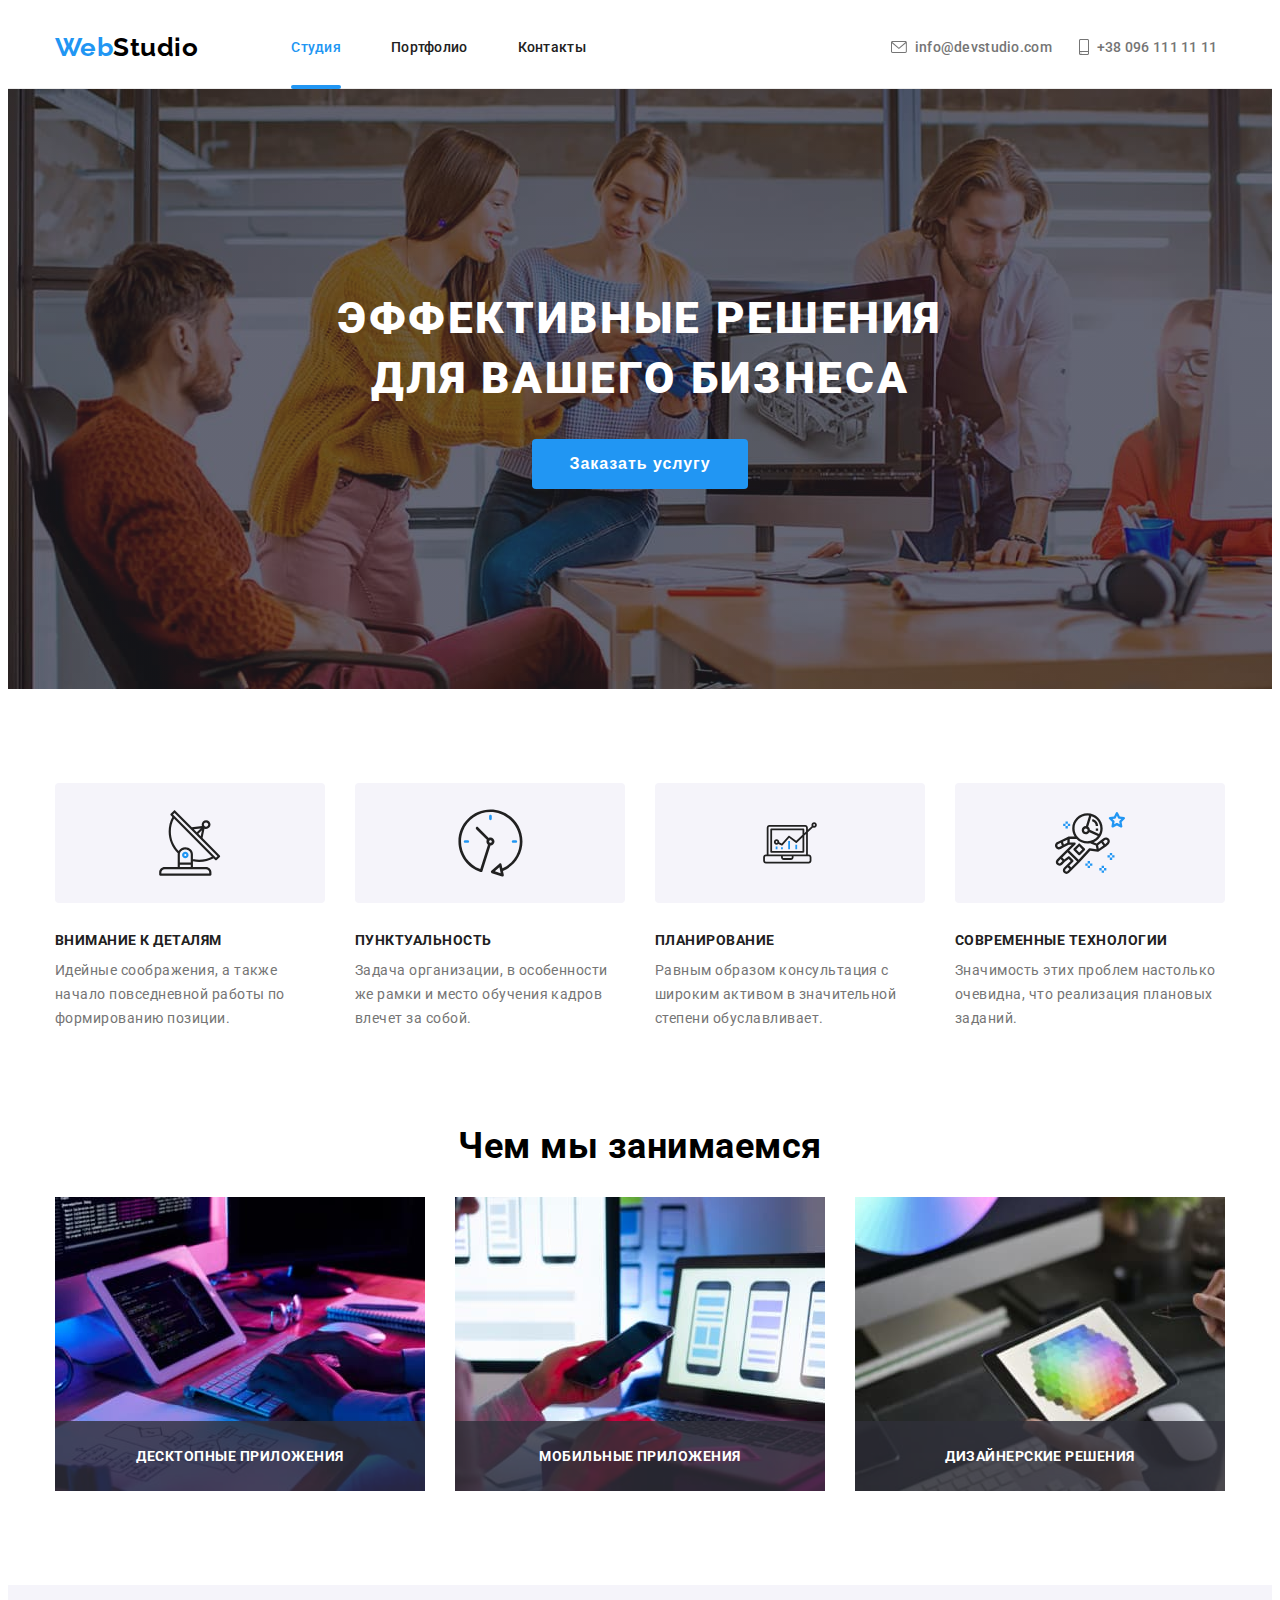
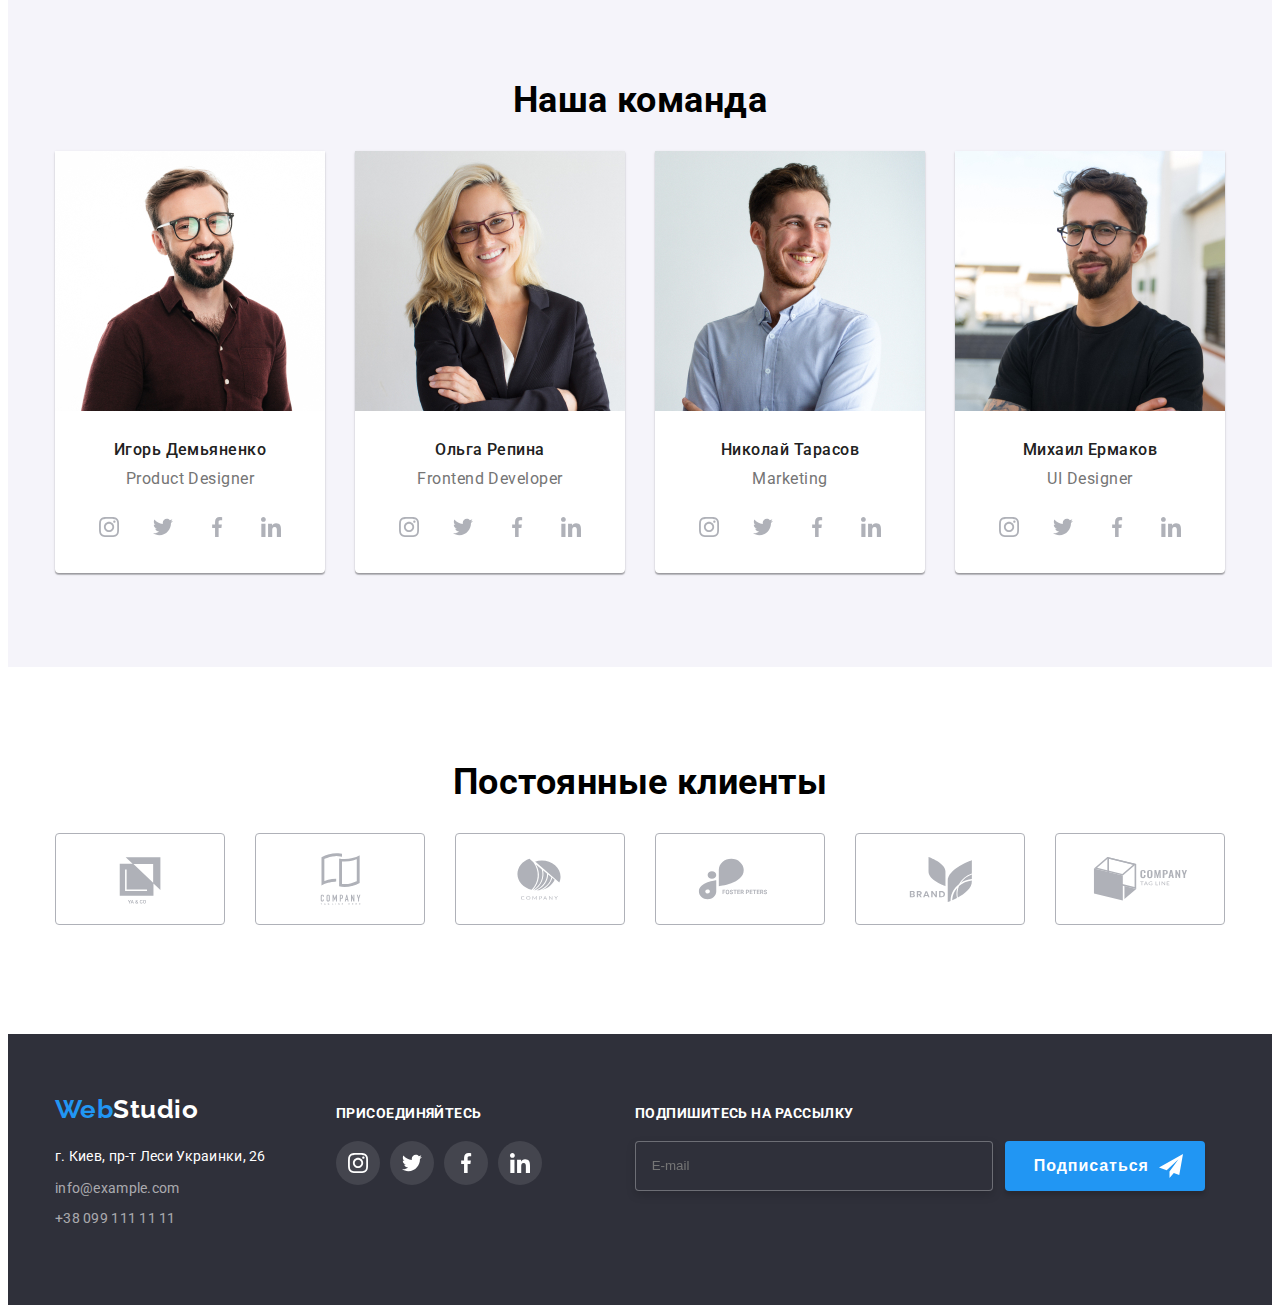
<file: index.html>
<!DOCTYPE html>
<html lang="ru">
  <head>
    <meta charset="UTF-8" />
    <meta name="viewport" content="width=device-width, initial-scale=1.0" />
    <title>WebStudio</title>
    <link
      rel="stylesheet"
      href="https://cdnjs.cloudflare.com/ajax/libs/modern-normalize/1.1.0/modern-normalize.min.css"
      integrity="sha512-wpPYUAdjBVSE4KJnH1VR1HeZfpl1ub8YT/NKx4PuQ5NmX2tKuGu6U/JRp5y+Y8XG2tV+wKQpNHVUX03MfMFn9Q=="
      crossorigin="anonymous"
      referrerpolicy="no-referrer"
    />
    <link rel="preconnect" href="https://fonts.googleapis.com" />
    <link rel="preconnect" href="https://fonts.gstatic.com" crossorigin />
    <link
      href="https://fonts.googleapis.com/css2?family=Raleway:wght@700&family=Roboto:wght@400;500;700;900&display=swap"
      rel="stylesheet"
    />
    <link rel="stylesheet" href="./css/main.min.css" />
  </head>
  <body>
    <!-- Шапка -->

    <header class="header">
      <div class="container">
        <div class="header__main-nav">
          <nav class="box-nav">
            <div>
              <a class="header__logo" href="./index.html"
                ><span class="header__web">Web</span>Studio</a
              >
            </div>
            <ul class="header-list">
              <li class="header__item--active">
                <a class="link header__underline" href="./index.html">Студия</a>
              </li>
              <li class="header__item">
                <a class="link" href="./portfolio.html">Портфолио</a>
              </li>
              <li class="header__item"><a class="link" href="">Контакты</a></li>
            </ul>
          </nav>

          <ul class="header-list-info">
            <li class="header__title header-mail">
              <a class="header__link-icon" href="mailto:info@devstudio.com">
                <svg class="header__icon-mail">
                  <use href="./images/icons.svg#icon-mail"></use>
                </svg>
                info@devstudio.com</a
              >
            </li>
            <li class="header__title">
              <a class="header__link-icon" href="tel:+380961111111">
                <svg class="header__icon-smartphone">
                  <use href="./images/icons.svg#icon-smartphone"></use>
                </svg>
                +38 096 111 11 11</a
              >
            </li>
          </ul>
          <button type="button" class="btn-mob-open">
            <svg width="40" height="40">
              <use href="./images/icons.svg#menu_40px"></use>
            </svg>
          </button>
        </div>

        <div class="mob-menu is-hidden">
          <div class="container-mob">
            <button type="button" class="btn-mobile-close">
              <svg class="icon-modal-mob" width="18.67" height="18.67">
                <use href="./images/close.svg#icon-close"></use>
              </svg>
            </button>

            <ul class="mob-list">
              <li class="mob-item">
                <a class="mob-link color" href="./index.html">Студия</a>
              </li>
              <li class="mob-item">
                <a class="mob-link" href="./portfolio.html">Портфолио</a>
              </li>
              <li class="mob-item"><a class="mob-link" href="">Контакты</a></li>
            </ul>

            <ul class="mobile-list">
              <li class="">
                <a class="mobile-tel" href="tel:+380961111111"
                  >+38 096 111 11 11</a
                >
              </li>
              <li class="">
                <a class="mobile-link" href="mailto:info@devstudio.com"
                  >info@devstudio.com</a
                >
              </li>
            </ul>

            <ul class="mob-social">
              <li class="social">
                <a class="social-link border" href="">Instagram</a>
              </li>
              <li class="social">
                <a class="social-link border" href="">Twitter</a>
              </li>
              <li class="social">
                <a class="social-link border" href="">Facebook</a>
              </li>
              <li class="social">
                <a class="social-link" href="">LinkedIn</a>
              </li>
            </ul>
          </div>
        </div>
      </div>
    </header>

    <!-- Основной контент -->

    <section class="hero">
      <h1 class="hero__title">Эффективные решения<br />для вашего бизнеса</h1>
      <button type="button" class="hero__button" data-modal-open>
        Заказать услугу
      </button>
    </section>

    <!-- Чем мы занимаемся -->
    <main>
      <section>
        <div class="container">
          <h2 class="visually-hidden">Чем занимаются в WebStudio</h2>
          <ul class="list-svg padding-list">
            <li class="list__heading">
              <div class="list__svg">
                <svg class="list__svg-antenna">
                  <use href="./images/icons.svg#icon-antenna-1"></use>
                </svg>
              </div>
              <h2 class="list__title">Внимание к деталям</h2>
              <p class="list__text">
                Идейные соображения, а также начало повседневной работы по
                формированию позиции.
              </p>
            </li>
            <li class="list__heading">
              <div class="list__svg">
                <svg class="list__svg-clock">
                  <use href="./images/icons.svg#icon-clock-1"></use>
                </svg>
              </div>
              <h2 class="list__title">Пунктуальность</h2>
              <p class="list__text">
                Задача организации, в особенности же рамки и место обучения
                кадров влечет за собой.
              </p>
            </li>
            <li class="list__heading">
              <div class="list__svg">
                <svg class="list__svg-diagram">
                  <use href="./images/icons.svg#icon-diagram-1"></use>
                </svg>
              </div>
              <h2 class="list__title">Планирование</h2>
              <p class="list__text">
                Равным образом консультация с широким активом в значительной
                степени обуславливает.
              </p>
            </li>
            <li class="list__heading">
              <div class="list__svg">
                <svg class="list__svg-astronaut">
                  <use href="./images/icons.svg#icon-astronaut-1"></use>
                </svg>
              </div>
              <h2 class="list__title">Современные технологии</h2>
              <p class="list__text">
                Значимость этих проблем настолько очевидна, что реализация
                плановых заданий.
              </p>
            </li>
          </ul>
        </div>

        <div class="container">
          <div class="hiden-container">
            <h2 class="photo__title">Чем мы занимаемся</h2>
            <ul class="list-photo padding-photo">
              <li class="photo__margin-img">
                <img src="./images/img1.jpg" alt="Разработка" width="370" />
                <div class="photo__img-info">
                  <h3 class="photo__info-img">Десктопные приложения</h3>
                </div>
              </li>
              <li class="photo__margin-img">
                <img src="./images/img2.jpg" alt="Анализ" width="370" />
                <div class="photo__img-info">
                  <h3 class="photo__info-img">Мобильные приложения</h3>
                </div>
              </li>
              <li class="photo__margin-img">
                <img src="./images/img3.jpg" alt="Дизайн" width="370" />
                <div class="photo__img-info">
                  <h3 class="photo__info-img">Дизайнерские решения</h3>
                </div>
              </li>
            </ul>
          </div>
        </div>
      </section>

      <!-- Наша команда -->

      <section class="padding-team">
        <div class="container">
          <h2 class="photo__title">Наша команда</h2>
          <ul class="list-team">
            <li class="pfoto-team">
              <picture>
                <source
                  srcset="
                    ./images/img-desk-1x.jpg 1x,
                    ./images/img-desk-2x.jpg 2x
                  "
                  media="(min-width: 1200px)"
                />

                <source
                  srcset="
                    ./images/img-tablet-1x.jpg 1x,
                    ./images/img-tablet-2x.jpg 2x
                  "
                  media="(min-width: 768px)"
                />

                <source
                  srcset="
                    ./images/team-mob-1x.jpg 1x,
                    ./images/team-mob-2x.jpg 2x
                  "
                  media="(min-width: 480px)"
                />

                <img src="./images/team1.jpg" alt="Член команды" />
              </picture>

              <h3 class="team-names">Игорь Демьяненко</h3>
              <p class="team-position" lang="en">Product Designer</p>
              <ul class="social-networks">
                <li class="box-social">
                  <a href="">
                    <svg class="icon">
                      <use href="./images/icons.svg#icon-instagram"></use>
                    </svg>
                  </a>
                </li>
                <li class="box-social">
                  <a href="">
                    <svg class="icon">
                      <use href="./images/icons.svg#icon-twitter"></use>
                    </svg>
                  </a>
                </li>
                <li class="box-social">
                  <a href="">
                    <svg class="icon">
                      <use href="./images/icons.svg#icon-facebook"></use>
                    </svg>
                  </a>
                </li>
                <li class="box-social">
                  <a href="">
                    <svg class="icon">
                      <use href="./images/icons.svg#icon-linkedin"></use>
                    </svg>
                  </a>
                </li>
              </ul>
            </li>
            <li class="pfoto-team">
              <picture>
                <source
                  srcset="./images/img-desk1.jpg 1x, ./images/img-desk2.jpg 2x"
                  media="(min-width: 1200px)"
                />

                <source
                  srcset="
                    ./images/img-tablet-1.jpg 1x,
                    ./images/img-tablet-2.jpg 2x
                  "
                  media="(min-width: 768px)"
                />

                <source
                  srcset="
                    ./images/img-desk-1.jpg 1x,
                    ./images/img-desk-2.jpg 2x
                  "
                  media="(min-width: 768px)"
                />

                <source
                  srcset="./images/img-mob-1.jpg 1x, ./images/img-mob-2.jpg 2x"
                  media="(min-width: 480px)"
                />

                <img src="./images/team2.jpg" alt="Член команды" />
              </picture>

              <h3 class="team-names">Ольга Репина</h3>
              <p class="team-position" lang="en">Frontend Developer</p>
              <ul class="social-networks">
                <li class="box-social">
                  <a href="">
                    <svg class="icon">
                      <use href="./images/icons.svg#icon-instagram"></use>
                    </svg>
                  </a>
                </li>
                <li class="box-social">
                  <a href="">
                    <svg class="icon">
                      <use href="./images/icons.svg#icon-twitter"></use>
                    </svg>
                  </a>
                </li>
                <li class="box-social">
                  <a href="">
                    <svg class="icon">
                      <use href="./images/icons.svg#icon-facebook"></use>
                    </svg>
                  </a>
                </li>
                <li class="box-social">
                  <a href="">
                    <svg class="icon">
                      <use href="./images/icons.svg#icon-linkedin"></use>
                    </svg>
                  </a>
                </li>
              </ul>
            </li>
            <li class="pfoto-team">
              <picture>
                <source
                  srcset="
                    ./images/index-desk-1.jpg 1x,
                    ./images/index-desk-2.jpg 2x
                  "
                  media="(min-width: 1200px)"
                />

                <source
                  srcset="
                    ./images/index-tablet-1.jpg 1x,
                    ./images/index-tablet-2.jpg 2x
                  "
                  media="(min-width: 768px)"
                />

                <source
                  srcset="
                    ./images/index-mob-1.jpg 1x,
                    ./images/index-mob-2.jpg 2x
                  "
                  media="(min-width: 480px)"
                />

                <img src="./images/team3.jpg" alt="Член команды" />
              </picture>

              <h3 class="team-names">Николай Тарасов</h3>
              <p class="team-position" lang="en">Marketing</p>
              <ul class="social-networks">
                <li class="box-social">
                  <a href="">
                    <svg class="icon">
                      <use href="./images/icons.svg#icon-instagram"></use>
                    </svg>
                  </a>
                </li>
                <li class="box-social">
                  <a href="">
                    <svg class="icon">
                      <use href="./images/icons.svg#icon-twitter"></use>
                    </svg>
                  </a>
                </li>
                <li class="box-social">
                  <a href="">
                    <svg class="icon">
                      <use href="./images/icons.svg#icon-facebook"></use>
                    </svg>
                  </a>
                </li>
                <li class="box-social">
                  <a href="">
                    <svg class="icon">
                      <use href="./images/icons.svg#icon-linkedin"></use>
                    </svg>
                  </a>
                </li>
              </ul>
            </li>
            <li class="pfoto-team">
              <picture>
                <source
                  srcset="
                    ./images/index-desk-1x.jpg 1x,
                    ./images/index-desk-2x.jpg 2x
                  "
                  media="(min-width: 1200px)"
                />

                <source
                  srcset="
                    ./images/index-tablet-1x.jpg 1x,
                    ./images/index-tablet-2x.jpg 2x
                  "
                  media="(min-width: 768px)"
                />

                <source
                  srcset="
                    ./images/index-mob-1x.jpg 1x,
                    ./images/index-mob-2x.jpg 2x
                  "
                  media="(min-width: 480px)"
                />

                <img src="./images/team4.jpg" alt="Член команды" />
              </picture>

              <h3 class="team-names">Михаил Ермаков</h3>
              <p class="team-position" lang="en">UI Designer</p>
              <ul class="social-networks">
                <li class="box-social">
                  <a href="">
                    <svg class="icon">
                      <use href="./images/icons.svg#icon-instagram"></use>
                    </svg>
                  </a>
                </li>
                <li class="box-social">
                  <a href="">
                    <svg class="icon">
                      <use href="./images/icons.svg#icon-twitter"></use>
                    </svg>
                  </a>
                </li>
                <li class="box-social">
                  <a href="">
                    <svg class="icon">
                      <use href="./images/icons.svg#icon-facebook"></use>
                    </svg>
                  </a>
                </li>
                <li class="box-social">
                  <a href="">
                    <svg class="icon">
                      <use href="./images/icons.svg#icon-linkedin"></use>
                    </svg>
                  </a>
                </li>
              </ul>
            </li>
          </ul>
        </div>
      </section>

      <section>
        <div class="company">
          <h2 class="title-company">Постоянные клиенты</h2>
          <ul class="list-company">
            <li class="box-company">
              <a href="">
                <svg class="svg-company">
                  <use href="./images/icons.svg#icon-Logo"></use>
                </svg>
              </a>
            </li>
            <li class="box-company">
              <a href="">
                <svg class="svg-company">
                  <use href="./images/icons.svg#icon-Logo-2"></use>
                </svg>
              </a>
            </li>
            <li class="box-company">
              <a href="">
                <svg class="svg-company">
                  <use href="./images/icons.svg#icon-Logo-3"></use>
                </svg>
              </a>
            </li>
            <li class="box-company">
              <a href="">
                <svg class="svg-company">
                  <use href="./images/icons.svg#icon-Logo-4"></use>
                </svg>
              </a>
            </li>
            <li class="box-company">
              <a href="">
                <svg class="svg-company">
                  <use href="./images/icons.svg#icon-Logo-5"></use>
                </svg>
              </a>
            </li>
            <li class="box-company">
              <a href="">
                <svg class="svg-company">
                  <use href="./images/icons.svg#icon-Logo-6"></use>
                </svg>
              </a>
            </li>
          </ul>
        </div>
      </section>
    </main>
    <footer class="footer">
      <div class="container">
        <div class="footer-box">
          <div class="footer-flex">
            <address class="list-info">
              <a class="header-logo-footer" href=""
                ><span class="header-web">Web</span>Studio</a
              >
              <ul class="list-footer">
                <li>
                  <a
                    class="link address"
                    href="https://goo.gl/maps/YxNXWKbfuBUjz3Hh7"
                    target="-_blank"
                    >г. Киев, пр-т Леси Украинки, 26</a
                  >
                </li>
                <li>
                  <a class="link info-mail" href="mailto:info@example.com"
                    >info@example.com</a
                  >
                </li>
                <li>
                  <a class="link info" href="tel:+380991111111"
                    >+38 099 111 11 11</a
                  >
                </li>
              </ul>
            </address>

            <div class="box-footer">
              <h3 class="title-footer">Присоединяйтесь</h3>
              <ul class="social-networks-footer">
                <li class="box-social-footer">
                  <a href="">
                    <svg class="icon-footer">
                      <use href="./images/icons.svg#icon-instagram"></use>
                    </svg>
                  </a>
                </li>
                <li class="box-social-footer">
                  <a href="">
                    <svg class="icon-footer">
                      <use href="./images/icons.svg#icon-twitter"></use>
                    </svg>
                  </a>
                </li>
                <li class="box-social-footer">
                  <a href="">
                    <svg class="icon-footer">
                      <use href="./images/icons.svg#icon-facebook"></use>
                    </svg>
                  </a>
                </li>
                <li class="box-social-footer">
                  <a href="">
                    <svg class="icon-footer">
                      <use href="./images/icons.svg#icon-linkedin"></use>
                    </svg>
                  </a>
                </li>
              </ul>
            </div>

            <form class="subscription-box">
              <label class="subscription"
                ><span>Подпишитесь на рассылку</span>
                <input
                  type="email"
                  class="subscription-input"
                  name="user-subscription"
                  placeholder="E-mail"
                />
              </label>

              <button type="submit" class="button-email">
                Подписаться
                <svg class="icon-subscription">
                  <use href="./images/symbol-defs.svg#icon-icon-send"></use>
                </svg>
              </button>
            </form>
          </div>
        </div>
      </div>
    </footer>

    <div class="backdrop is-hidden" data-modal>
      <div class="modal">
        <button type="button" class="modal-close" data-modal-close>
          <svg class="icon-modal">
            <use href="./images/close.svg#icon-close"></use>
          </svg>
        </button>

        <p class="modal-title">Оставьте свои данные, мы вам перезвоним</p>

        <form action="#">
          <label class="input-text"
            >Имя

            <input
              type="text"
              class="form-input"
              name="user-name"
              title="Роман"
              required
              minlength="3"
            />

            <svg class="input-icon" width="12" height="12">
              <use href="./images/symbol-defs.svg#icon-Vector"></use>
            </svg>
          </label>

          <label class="input-text"
            >Телефон

            <input
              type="tel"
              class="form-input"
              name="user-tel"
              title="+380 97-111-11-11"
              required
            />

            <svg class="input-icon" width="13" height="13">
              <use href="./images/symbol-defs.svg#icon-Vector-1"></use>
            </svg>
          </label>

          <label class="input-text"
            >Почта

            <input
              type="email"
              class="form-input"
              name="user-email"
              title="goit@gmail.com"
              required
            />

            <svg class="input-icon" width="15" height="12">
              <use href="./images/symbol-defs.svg#icon-Vector-2"></use>
            </svg>
          </label>

          <label class="input-text comment"
            >Комментарий
            <textarea
              class="form-text"
              name="user-text"
              placeholder="Введите текст"
            ></textarea>
          </label>

          <div class="form-field">
            <input
              type="checkbox"
              name="policy"
              class="policy-check visually-hidden"
              id="checkbox"
            />
            <label class="text-checbox" for="checkbox">
              <span class="checkbox-icon">
                <svg class="policy-icon" width="16" height="15">
                  <use href="./images/icons.svg#icon-Vector"></use>
                </svg>
              </span>
              Соглашаюсь с рассылкой и принимаю<span class="checbox-text"
                >Условия договора</span
              >
            </label>
          </div>

          <button class="modal-button" type="submit">Отправить</button>
        </form>
      </div>
    </div>

    <script src="./js/modal.js"></script>
    <script src="./js/menu.js"></script>
  </body>
</html>
</file>
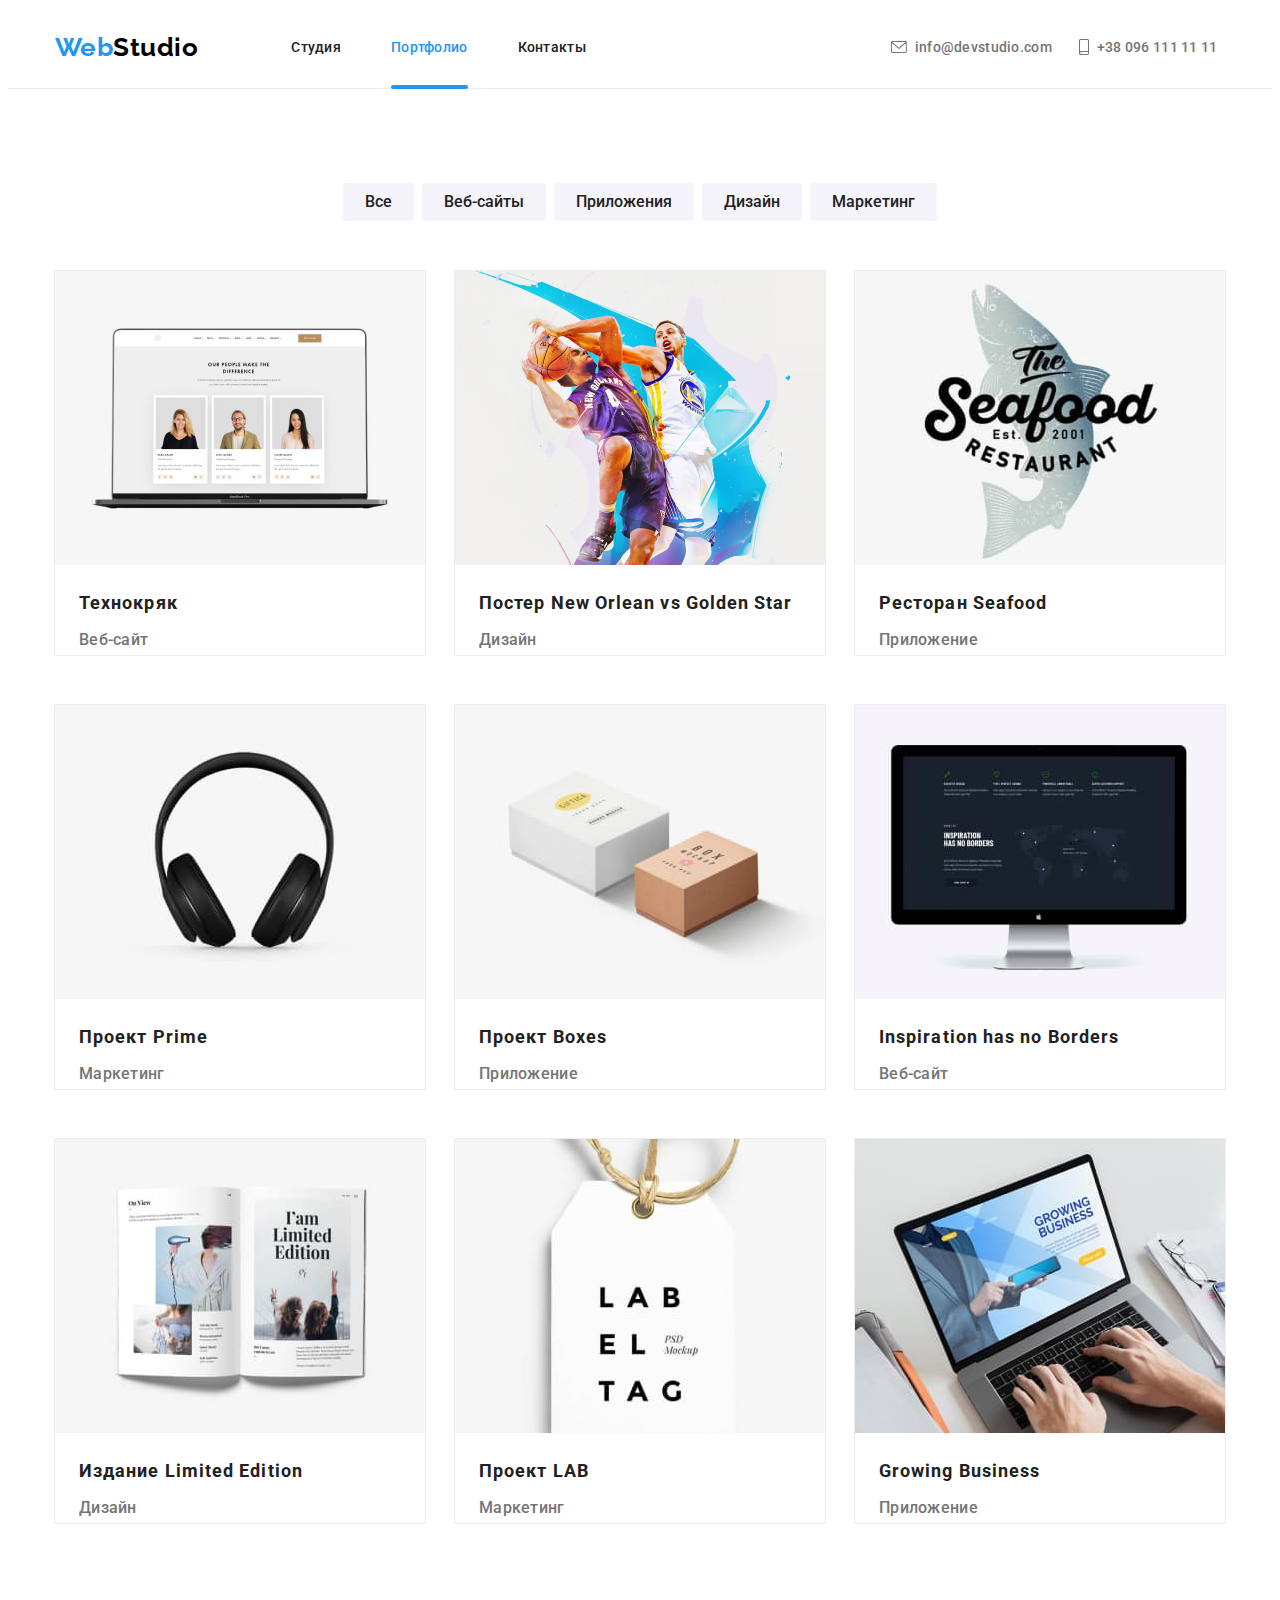
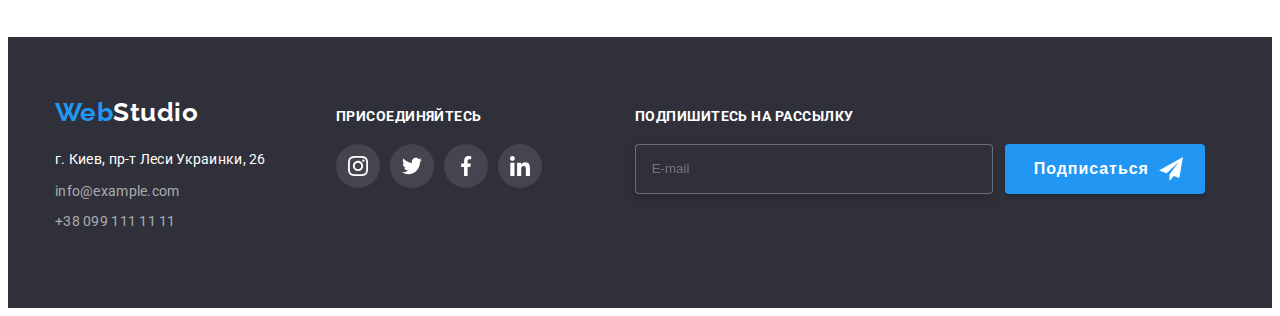
<file: portfolio.html>
<!DOCTYPE html>
<html lang="ru">
  <head>
    <meta charset="UTF-8" />
    <meta name="viewport" content="width=device-width, initial-scale=1.0" />
    <title>WebStudio</title>
    <link
      rel="stylesheet"
      href="https://cdnjs.cloudflare.com/ajax/libs/modern-normalize/1.1.0/modern-normalize.min.css"
      integrity="sha512-wpPYUAdjBVSE4KJnH1VR1HeZfpl1ub8YT/NKx4PuQ5NmX2tKuGu6U/JRp5y+Y8XG2tV+wKQpNHVUX03MfMFn9Q=="
      crossorigin="anonymous"
      referrerpolicy="no-referrer"
    />
    <link rel="preconnect" href="https://fonts.googleapis.com" />
    <link rel="preconnect" href="https://fonts.gstatic.com" crossorigin />
    <link
      href="https://fonts.googleapis.com/css2?family=Raleway:wght@700&family=Roboto:wght@400;500;700;900&display=swap"
      rel="stylesheet"
    />
    <link rel="stylesheet" href="./css/main.min.css" />
  </head>

  <body>
    <!-- Шапка -->
    <header class="header">
      <div class="container">
        <div class="header__main-nav">
          <nav class="box-nav">
            <div>
              <a class="header__logo" href="./index.html"
                ><span class="header__web">Web</span>Studio</a
              >
            </div>
            <ul class="header-list">
              <li class="header__item">
                <a class="link" href="./index.html">Студия</a>
              </li>
              <li class="header__item--active">
                <a class="link header__underline" href="./portfolio.html"
                  >Портфолио</a
                >
              </li>
              <li class="header__item">
                <a class="link" href="#contacts">Контакты</a>
              </li>
            </ul>
          </nav>

          <ul class="header-list-info">
            <li class="header__title header-mail">
              <a class="header__link-icon" href="mailto:info@devstudio.com">
                <svg class="header__icon-mail">
                  <use href="./images/icons.svg#icon-mail"></use>
                </svg>
                info@devstudio.com</a
              >
            </li>
            <li class="header__title">
              <a class="header__link-icon" href="tel:+380961111111">
                <svg class="header__icon-smartphone">
                  <use href="./images/icons.svg#icon-smartphone"></use>
                </svg>
                +38 096 111 11 11</a
              >
            </li>
          </ul>
          <button type="button" class="btn-mob-open">
            <svg width="40" height="40">
              <use href="./images/icons.svg#menu_40px"></use>
            </svg>
          </button>
        </div>

        <div class="mob-menu is-hidden">
          <div class="container-mob">
            <button type="button" class="btn-mobile-close">
              <svg class="icon-modal-mob" width="18.67" height="18.67">
                <use href="./images/close.svg#icon-close"></use>
              </svg>
            </button>

            <ul class="mob-list">
              <li class="mob-item">
                <a class="mob-link" href="./index.html">Студия</a>
              </li>
              <li class="mob-item">
                <a class="mob-link color" href="./portfolio.html">Портфолио</a>
              </li>
              <li class="mob-item"><a class="mob-link" href="">Контакты</a></li>
            </ul>

            <ul class="mobile-list">
              <li class="">
                <a class="mobile-tel" href="tel:+380961111111"
                  >+38 096 111 11 11</a
                >
              </li>
              <li class="">
                <a class="mobile-link" href="mailto:info@devstudio.com"
                  >info@devstudio.com</a
                >
              </li>
            </ul>

            <ul class="mob-social">
              <li class="social">
                <a class="social-link border" href="">Instagram</a>
              </li>
              <li class="social">
                <a class="social-link border" href="">Twitter</a>
              </li>
              <li class="social">
                <a class="social-link border" href="">Facebook</a>
              </li>
              <li class="social">
                <a class="social-link" href="">LinkedIn</a>
              </li>
            </ul>
          </div>
        </div>
      </div>
    </header>

    <!--                                 Навигация -->
    <main>
      <section>
        <div class="container">
          <ul class="list list-btn">
            <li class="btn">
              <button class="button" type="button">Все</button>
            </li>
            <li class="btn">
              <button class="button" type="button">Веб-сайты</button>
            </li>
            <li class="btn">
              <button class="button" type="button">Приложения</button>
            </li>
            <li class="btn">
              <button class="button" type="button">Дизайн</button>
            </li>
            <li class="btn">
              <button class="button" type="button">Маркетинг</button>
            </li>
          </ul>
        </div>
      </section>
      <!--                            Основной контент -->
      <section>
        <div class="container box-poetfolio">
          <ul class="list portfolio">
            <li class="list-portfolio">
              <a class="link link-box" href="">
                <div class="item-wrap">
                  <picture>
                    <source
                      srcset="
                        ./images/img-portfolio/website-desktop-1x.jpg 1x,
                        ./images/img-portfolio/website-desktop-2x.jpg 2x
                      "
                      media="(min-width: 1200px)"
                    />

                    <source
                      srcset="
                        ./images/img-portfolio/website-tablet-1x.jpg 1x,
                        ./images/img-portfolio/website-tablet-2x.jpg 2x
                      "
                      media="(min-width: 768px)"
                    />

                    <source
                      srcset="
                        ./images/img-portfolio/website-1x.jpg 1x,
                        ./images/img-portfolio/website2x.jpg  2x
                      "
                      media="(min-width: 480px)"
                    />

                    <img
                      src="./images/portfolio1.jpg"
                      alt="Фото работников студии"
                    />
                  </picture>
                  <p class="img-text">
                    Технокряк это современная площадка распространения
                    коронавируса. Компании используют эту платформу для
                    цифрового шпионажа и атак на защищённые сервера конкурентов.
                  </p>
                </div>
                <p class="portfolio-title">Технокряк</p>
                <p class="portfolio-text">Веб-сайт</p>
              </a>
            </li>
            <li class="list-portfolio">
              <a class="link link-box" href="">
                <div class="item-wrap">
                  <picture>
                    <source
                      srcset="
                        ./images/img-portfolio/img-desk-1.jpg 1x,
                        ./images/img-portfolio/desk-2x.jpg    2x
                      "
                      media="(min-width: 1200px)"
                    />

                    <source
                      srcset="
                        ./images/img-portfolio/tablet-1x.jpg 1x,
                        ./images/img-portfolio/tablet-2x.jpg 2x
                      "
                      media="(min-width: 768px)"
                    />

                    <source
                      srcset="
                        ./images/img-portfolio/mob-1x.jpg 1x,
                        ./images/img-portfolio/mob-2x.jpg 2x
                      "
                      media="(min-width: 480px)"
                    />

                    <img
                      src="./images/portfolio2.jpg"
                      alt="Баскетболисты играют"
                    />
                  </picture>
                  <p class="img-text">
                    Технокряк это современная площадка распространения
                    коронавируса. Компании используют эту платформу для
                    цифрового шпионажа и атак на защищённые сервера конкурентов.
                  </p>
                </div>
                <p class="portfolio-title">Постер New Orlean vs Golden Star</p>
                <p class="portfolio-text">Дизайн</p>
              </a>
            </li>
            <li class="list-portfolio">
              <a class="link link-box" href="">
                <div class="item-wrap">
                  <picture>
                    <source
                      srcset="
                        ./images/img-portfolio/seafood-desk-1x.jpg 1x,
                        ./images/img-portfolio/seafood-desk-2x.jpg 2x
                      "
                      media="(min-width: 1200px)"
                    />

                    <source
                      srcset="
                        ./images/img-portfolio/seafood-tablet-1x.jpg 1x,
                        ./images/img-portfolio/seafood-tablet-2x.jpg 2x
                      "
                      media="(min-width: 768px)"
                    />

                    <source
                      srcset="
                        ./images/img-portfolio/seafood-mob-1x.jpg 1x,
                        ./images/img-portfolio/seafood-mob-2x.jpg 2x
                      "
                      media="(min-width: 480px)"
                    />

                    <img
                      src="./images/portfolio3.jpg"
                      alt="Логотип ресторана"
                    />
                  </picture>
                  <p class="img-text">
                    Технокряк это современная площадка распространения
                    коронавируса. Компании используют эту платформу для
                    цифрового шпионажа и атак на защищённые сервера конкурентов.
                  </p>
                </div>
                <p class="portfolio-title">Ресторан Seafood</p>
                <p class="portfolio-text">Приложение</p>
              </a>
            </li>
            <li class="list-portfolio">
              <a class="link link-box" href="">
                <div class="item-wrap">
                  <picture>
                    <source
                      srcset="
                        ./images/img-portfolio/prime-desk-1x.jpg 1x,
                        ./images/img-portfolio/prime-desk-2x.jpg 2x
                      "
                      media="(min-width: 1200px)"
                    />

                    <source
                      srcset="
                        ./images/img-portfolio/prime-tablet-1x.jpg 1x,
                        ./images/img-portfolio/prime-tablet-2x.jpg 2x
                      "
                      media="(min-width: 768px)"
                    />

                    <source
                      srcset="
                        ./images/img-portfolio/prime-mob-1x.jpg 1x,
                        ./images/img-portfolio/prime-mob-2x.jpg 2x
                      "
                      media="(min-width: 480px)"
                    />

                    <img
                      src="./images/portfolio4.jpg"
                      alt="Студийные наушники"
                    />
                  </picture>
                  <p class="img-text">
                    Технокряк это современная площадка распространения
                    коронавируса. Компании используют эту платформу для
                    цифрового шпионажа и атак на защищённые сервера конкурентов.
                  </p>
                </div>
                <p class="portfolio-title">Проект Prime</p>
                <p class="portfolio-text">Маркетинг</p>
              </a>
            </li>
            <li class="list-portfolio">
              <a class="link link-box" href="">
                <div class="item-wrap">
                  <picture>
                    <source
                      srcset="
                        ./images/img-portfolio/box-desk-1x.jpg 1x,
                        ./images/img-portfolio/box-desk-2x.jpg 2x
                      "
                      media="(min-width: 1200px)"
                    />

                    <source
                      srcset="
                        ./images/img-portfolio/box-tablet-1x.jpg 1x,
                        ./images/img-portfolio/box-tablet-2x.jpg 2x
                      "
                      media="(min-width: 768px)"
                    />

                    <source
                      srcset="
                        ./images/img-portfolio/box-mob-1x.jpg 1x,
                        ./images/img-portfolio/box-mob-2x.jpg 2x
                      "
                      media="(min-width: 480px)"
                    />

                    <img src="./images/portfolio5.jpg" alt="Две коробки" />
                  </picture>
                  <p class="img-text">
                    Технокряк это современная площадка распространения
                    коронавируса. Компании используют эту платформу для
                    цифрового шпионажа и атак на защищённые сервера конкурентов.
                  </p>
                </div>
                <p class="portfolio-title">Проект Boxes</p>
                <p class="portfolio-text">Приложение</p>
              </a>
            </li>
            <li class="list-portfolio">
              <a class="link link-box" href="">
                <div class="item-wrap">
                  <picture>
                    <source
                      srcset="
                        ./images/img-portfolio/borders-desk-1x.jpg 1x,
                        ./images/img-portfolio/borders-desk-2x.jpg 2x
                      "
                      media="(min-width: 1200px)"
                    />

                    <source
                      srcset="
                        ./images/img-portfolio/borders-tablet-1x.jpg 1x,
                        ./images/img-portfolio/borders-tablet-2x.jpg 2x
                      "
                      media="(min-width: 768px)"
                    />

                    <source
                      srcset="
                        ./images/img-portfolio/borders-mob-1x.jpg 1x,
                        ./images/img-portfolio/borders-mob-2x.jpg 2x
                      "
                      media="(min-width: 480px)"
                    />

                    <img src="./images/portfolio6.jpg" alt="Дисплей монитора" />
                  </picture>
                  <p class="img-text">
                    Технокряк это современная площадка распространения
                    коронавируса. Компании используют эту платформу для
                    цифрового шпионажа и атак на защищённые сервера конкурентов.
                  </p>
                </div>
                <p class="portfolio-title">Inspiration has no Borders</p>
                <p class="portfolio-text">Веб-сайт</p>
              </a>
            </li>
            <li class="list-portfolio">
              <a class="link link-box" href="">
                <div class="item-wrap">
                  <picture>
                    <source
                      srcset="
                        ./images/img-portfolio/limited-desk-1x.jpg 1x,
                        ./images/img-portfolio/limited-desk-2x.jpg 2x
                      "
                      media="(min-width: 1200px)"
                    />

                    <source
                      srcset="
                        ./images/img-portfolio/limited-tablet-1x.jpg 1x,
                        ./images/img-portfolio/limited-tablet-2x.jpg 2x
                      "
                      media="(min-width: 768px)"
                    />

                    <source
                      srcset="
                        ./images/img-portfolio/prime-mob-1x.jpg 1x,
                        ./images/img-portfolio/prime-mob-2x.jpg 2x
                      "
                      media="(min-width: 480px)"
                    />

                    <img src="./images/portfolio7.jpg" alt="Открытая книга" />
                  </picture>
                  <p class="img-text">
                    Технокряк это современная площадка распространения
                    коронавируса. Компании используют эту платформу для
                    цифрового шпионажа и атак на защищённые сервера конкурентов.
                  </p>
                </div>
                <p class="portfolio-title">Издание Limited Edition</p>
                <p class="portfolio-text">Дизайн</p>
              </a>
            </li>
            <li class="list-portfolio">
              <a class="link link-box" href="">
                <div class="item-wrap">
                  <picture>
                    <source
                      srcset="
                        ./images/img-portfolio/lab-desk-1x.jpg 1x,
                        ./images/img-portfolio/lab-desk-2x.jpg 2x
                      "
                      media="(min-width: 1200px)"
                    />

                    <source
                      srcset="
                        ./images/img-portfolio/lab-tablet-1x.jpg 1x,
                        ./images/img-portfolio/lab-tablet-2x.jpg 2x
                      "
                      media="(min-width: 768px)"
                    />

                    <source
                      srcset="
                        ./images/img-portfolio/lab-mob-1x.jpg 1x,
                        ./images/img-portfolio/lab-mob-2x.jpg 2x
                      "
                      media="(min-width: 480px)"
                    />

                    <img src="./images/portfolio8.jpg" alt="Лейбл на нитке" />
                  </picture>
                  <p class="img-text">
                    Технокряк это современная площадка распространения
                    коронавируса. Компании используют эту платформу для
                    цифрового шпионажа и атак на защищённые сервера конкурентов.
                  </p>
                </div>
                <p class="portfolio-title">Проект LAB</p>
                <p class="portfolio-text">Маркетинг</p>
              </a>
            </li>
            <li class="list-portfolio">
              <a class="link link-box" href="">
                <div class="item-wrap">
                  <picture>
                    <source
                      srcset="
                        ./images/img-portfolio/growing-desk-1x.jpg 1x,
                        ./images/img-portfolio/growing-desk-2x.jpg 2x
                      "
                      media="(min-width: 1200px)"
                    />

                    <source
                      srcset="
                        ./images/img-portfolio/growing-tablet-1x.jpg 1x,
                        ./images/img-portfolio/growing-tablet-2x.jpg 2x
                      "
                      media="(min-width: 768px)"
                    />

                    <source
                      srcset="
                        ./images/img-portfolio/growing-mob-1x.jpg 1x,
                        ./images/img-portfolio/growing-mob-2x.jpg 2x
                      "
                      media="(min-width: 480px)"
                    />

                    <img src="./images/portfolio9.jpg" alt="Открытый ноутбук" />
                  </picture>
                  <p class="img-text">
                    Технокряк это современная площадка распространения
                    коронавируса. Компании используют эту платформу для
                    цифрового шпионажа и атак на защищённые сервера конкурентов.
                  </p>
                </div>
                <p class="portfolio-title">Growing Business</p>
                <p class="portfolio-text">Приложение</p>
              </a>
            </li>
          </ul>
        </div>
      </section>
    </main>

    <!--                                        Подвал -->
    <footer class="footer" id="contacts">
      <div class="container">
        <div class="footer-box">
          <div class="footer-flex">
            <address class="list-info">
              <a class="header-logo-footer" href=""
                ><span class="header-web">Web</span>Studio</a
              >
              <ul class="list-footer">
                <li>
                  <a
                    class="link address"
                    href="https://goo.gl/maps/YxNXWKbfuBUjz3Hh7"
                    target="-_blank"
                    >г. Киев, пр-т Леси Украинки, 26</a
                  >
                </li>
                <li>
                  <a class="link info-mail" href="mailto:info@example.com"
                    >info@example.com</a
                  >
                </li>
                <li>
                  <a class="link info" href="tel:+380991111111"
                    >+38 099 111 11 11</a
                  >
                </li>
              </ul>
            </address>

            <div class="box-footer">
              <h3 class="title-footer">Присоединяйтесь</h3>
              <ul class="social-networks-footer">
                <li class="box-social-footer">
                  <a href="">
                    <svg class="icon-footer">
                      <use href="./images/icons.svg#icon-instagram"></use>
                    </svg>
                  </a>
                </li>
                <li class="box-social-footer">
                  <a href="">
                    <svg class="icon-footer">
                      <use href="./images/icons.svg#icon-twitter"></use>
                    </svg>
                  </a>
                </li>
                <li class="box-social-footer">
                  <a href="">
                    <svg class="icon-footer">
                      <use href="./images/icons.svg#icon-facebook"></use>
                    </svg>
                  </a>
                </li>
                <li class="box-social-footer">
                  <a href="">
                    <svg class="icon-footer">
                      <use href="./images/icons.svg#icon-linkedin"></use>
                    </svg>
                  </a>
                </li>
              </ul>
            </div>

            <form class="subscription-box">
              <label class="subscription"
                ><span>Подпишитесь на рассылку</span>
                <input
                  type="email"
                  class="subscription-input"
                  name="user-subscription"
                  placeholder="E-mail"
                />
              </label>

              <button type="submit" class="button-email">
                Подписаться
                <svg class="icon-subscription">
                  <use href="./images/symbol-defs.svg#icon-icon-send"></use>
                </svg>
              </button>
            </form>
          </div>
        </div>
      </div>
    </footer>
    <script src="./js/modal.js"></script>
    <script src="./js/menu.js"></script>
  </body>
</html>
</file>
<file: css/main.min.css>
html{-webkit-box-sizing:border-box;box-sizing:border-box}*,*::before,*::after{-webkit-box-sizing:inherit;box-sizing:inherit}body{font-family:Roboto,sans-serif;background-color:#fff;letter-spacing:.03em}.container{width:100%;padding:0 15px;margin:0 auto}@media screen and (min-width: 480px){.container{width:480px}}@media screen and (min-width: 768px){.container{width:768px}}@media screen and (min-width: 1200px){.container{width:1200px}}p,ul,h1,h2,h3,h4,h5,h6{margin:0;padding-left:0}img{display:block;width:100%;height:auto}.list{list-style:none}.link{text-decoration:none}:root{--primary-body-color: #ffffff;--primary-color-title: #212121;--primary-color-paragraph: #757575;--color-link: #2196f3;--hero-button-hover: #188ce8;--footer-hero-background-color: #2f303a;--button-background-color: #f5f4fa;--header-logo: black;--header-web: #2196f3;--background-our-team: #f5f4fa;--color-icon-header: #757575;--background-color-text-img: rgba(33, 150, 243, 0.9);--background-color: var(--primary-body-color)}.visually-hidden{position:fixed;-webkit-transform:scale(0);transform:scale(0)}.header__main-nav{display:-webkit-box;display:-ms-flexbox;display:flex;-webkit-box-align:center;-ms-flex-align:center;align-items:center}@media screen and (min-width: 768px){.header__main-nav{height:80px;padding-top:21px;padding-bottom:21px}}@media screen and (min-width: 1200px){.header__main-nav{padding-bottom:25px;height:80px;padding-top:24px}}.box-nav{display:-webkit-box;display:-ms-flexbox;display:flex;-webkit-box-align:center;-ms-flex-align:center;align-items:center}.btn-mob{border:1px #000 solid;padding:0px;max-width:40px;height:40px;background-color:#fff}.header{border-bottom:1px solid #ececec}.header-list{-webkit-box-pack:center;-ms-flex-pack:center;justify-content:center;display:none;-ms-flex-wrap:wrap;flex-wrap:wrap;-webkit-box-pack:start;-ms-flex-pack:start;justify-content:flex-start}@media screen and (min-width: 768px){.header-list{height:38px;display:-webkit-box;display:-ms-flexbox;display:flex;list-style:none;-webkit-box-pack:end;-ms-flex-pack:end;justify-content:flex-end;-webkit-box-align:center;-ms-flex-align:center;align-items:center;-ms-flex-wrap:nowrap;flex-wrap:nowrap;margin-right:88px}}@media screen and (min-width: 1200px){.header-list{margin-right:305px}}@media screen and (min-width: 768px){.header-list-info{width:138px}}@media screen and (min-width: 1200px){.header-list-info{display:-webkit-box;display:-ms-flexbox;display:flex;width:auto;-webkit-box-align:center;-ms-flex-align:center;align-items:center;margin-right:0px}}.header__web{color:var(--header-web)}.header__logo{font-size:24px;line-height:1.16;text-decoration:none;color:var(--header-logo);font-family:Raleway,sans-serif;font-weight:700;margin-right:auto;display:inline-block}@media screen and (min-width: 768px){.header__logo{margin-right:85px}}@media screen and (min-width: 1200px){.header__logo{margin-right:93px;font-size:26px;line-height:1.19;display:block}}.header__icon-mail{width:16px;height:12px;margin-right:8px;fill:currentColor}.header__icon-smartphone{width:10px;height:16px;margin-right:8px;fill:currentColor}.link{color:var(--primary-color-title);font-weight:500;font-size:14px;line-height:1.14;letter-spacing:.02em;display:block;position:relative}.header__underline::after{content:"";display:block;width:100%;height:4px;background-color:var(--color-link);border-radius:2px;position:absolute;top:45px}@media screen and (min-width: 1200px){.header__underline::after{top:45px}}.header__link-icon{color:var(--color-icon-header);font-weight:500;font-size:14px;line-height:1.14;letter-spacing:.02em;display:inline-block;text-decoration:none;display:-webkit-box;display:-ms-flexbox;display:flex;-webkit-box-align:center;-ms-flex-align:center;align-items:center;-webkit-transition:color 250ms cubic-bezier(0.4, 0, 0.2, 1);transition:color 250ms cubic-bezier(0.4, 0, 0.2, 1)}.header__link-icon:hover,.header__link-icon:focus{color:var(--color-link)}@media screen and (min-width: 768px){.header__link-icon{font-weight:500;font-size:12px;line-height:1.16}}@media screen and (min-width: 1200px){.header__link-icon{font-size:14px;width:161px}}@media screen and (min-width: 768px){.header-mail{margin-bottom:10px}}@media screen and (min-width: 1200px){.header-mail{margin-bottom:0px}}.header__item,.header__item--active{margin-right:50px}.header__title{margin-right:50px;display:none;-webkit-box-align:center;-ms-flex-align:center;align-items:center;-webkit-box-orient:horizontal;-webkit-box-direction:reverse;-ms-flex-direction:row-reverse;flex-direction:row-reverse}.header__title:last-child{margin-right:0px}@media screen and (min-width: 768px){.header__title{display:block;width:138px}}.header__item:last-child{margin-right:0px}.header__item>a:hover,.header__item>a:focus{color:var(--color-link)}.header__item>a{-webkit-transition:color 250ms;transition:color 250ms}.header__item>a .link{color:var(--primary-color-paragraph);font-weight:500;font-size:14px;line-height:1.14;letter-spacing:.02em;display:inline-block}.header__item--active>.link{color:var(--color-link)}.is-hidden{opacity:0;pointer-events:none;visibility:hidden;-webkit-transition:opacity 250ms cubic-bezier(0.4, 0, 0.2, 1),visibility 250ms cubic-bezier(0.4, 0, 0.2, 1);transition:opacity 250ms cubic-bezier(0.4, 0, 0.2, 1),visibility 250ms cubic-bezier(0.4, 0, 0.2, 1)}.btn-mob-open{background-color:#fff;border:none;margin-left:auto}@media screen and (min-width: 768px){.btn-mob-open{display:none}}.container-mob{position:relative;padding-top:48px;padding-left:40px;padding-bottom:48px;-webkit-box-shadow:0px 4px 8px rgba(0,0,0,.04),0px 2px 4px rgba(0,0,0,.08),0px 1px 3px rgba(0,0,0,.16);box-shadow:0px 4px 8px rgba(0,0,0,.04),0px 2px 4px rgba(0,0,0,.08),0px 1px 3px rgba(0,0,0,.16);background-color:#fff;width:100%;height:100%;top:0;left:0;position:fixed;z-index:1;display:-webkit-box;display:-ms-flexbox;display:flex;-webkit-box-orient:vertical;-webkit-box-direction:normal;-ms-flex-direction:column;flex-direction:column}.social{margin-bottom:15px}.btn-mobile-close{position:absolute;padding:0px;border:none;top:21px;right:25px;background-color:#fff;-webkit-transition:color 250ms cubic-bezier(0.4, 0, 0.2, 1);transition:color 250ms cubic-bezier(0.4, 0, 0.2, 1)}.mob-list{list-style:none;margin-bottom:auto}.mob-link{text-decoration:none;font-weight:500;font-size:40px;line-height:1.17;letter-spacing:.02em;color:#212121;-webkit-transition:color 250ms cubic-bezier(0.4, 0, 0.2, 1);transition:color 250ms cubic-bezier(0.4, 0, 0.2, 1)}.color{color:#2196f3}.mob-item:not(:last-child){margin-bottom:32px}.mobile-list{list-style:none}.mobile-tel{font-weight:500;font-size:27px;line-height:1.17;letter-spacing:.02em;text-decoration:none;color:#2196f3;display:block;margin-bottom:32px}@media screen and (min-width: 480px){.mobile-tel{font-size:34px}}.mobile-link{font-weight:500;font-size:24px;line-height:1.16;letter-spacing:.02em;color:#757575;text-decoration:none;margin-bottom:64px;display:block}.mob-social{list-style:none;display:-webkit-box;display:-ms-flexbox;display:flex;-ms-flex-wrap:wrap;flex-wrap:wrap}.social-link{font-weight:500;font-size:18px;line-height:1.22;letter-spacing:.02em;color:#2196f3;text-decoration:none;margin-right:10px;padding-right:10px}.border{border-right:1px solid rgba(33,33,33,.2);-webkit-transform:rotate(90deg);transform:rotate(90deg)}.hero{background-color:var(--footer-hero-background-color);text-align:center;padding-top:118px;padding-bottom:118px;height:400px;margin-left:auto;margin-right:auto;background-size:cover;background-image:-webkit-gradient(linear, left top, left bottom, from(rgba(47, 48, 58, 0.4)), to(rgba(47, 48, 58, 0.4))),url(../images/Header-img-mob.jpg);background-image:linear-gradient(rgba(47, 48, 58, 0.4), rgba(47, 48, 58, 0.4)),url(../images/Header-img-mob.jpg)}@media(min-device-pixel-ratio: 2),(-webkit-min-device-pixel-ratio: 2),(min-resolution: 192dpi),(min-resolution: 2dppx){.hero{background-image:-webkit-gradient(linear, left top, left bottom, from(rgba(47, 48, 58, 0.4)), to(rgba(47, 48, 58, 0.4))),url(../images/header-img-mob-2x.jpg);background-image:linear-gradient(rgba(47, 48, 58, 0.4), rgba(47, 48, 58, 0.4)),url(../images/header-img-mob-2x.jpg)}}@media screen and (min-width: 768px){.hero{background-image:-webkit-gradient(linear, left top, left bottom, from(rgba(47, 48, 58, 0.4)), to(rgba(47, 48, 58, 0.4))),url(../images/Header-img-tab.jpg);background-image:linear-gradient(rgba(47, 48, 58, 0.4), rgba(47, 48, 58, 0.4)),url(../images/Header-img-tab.jpg)}}@media screen and (min-width: 768px)and (min-device-pixel-ratio: 2),screen and (min-width: 768px)and (-webkit-min-device-pixel-ratio: 2),screen and (min-width: 768px)and (min-resolution: 192dpi),screen and (min-width: 768px)and (min-resolution: 2dppx){.hero{background-image:-webkit-gradient(linear, left top, left bottom, from(rgba(47, 48, 58, 0.4)), to(rgba(47, 48, 58, 0.4))),url(../images/header-img-tab-2x.jpg);background-image:linear-gradient(rgba(47, 48, 58, 0.4), rgba(47, 48, 58, 0.4)),url(../images/header-img-tab-2x.jpg)}}@media screen and (min-width: 1200px){.hero{max-width:1600px;height:600px;padding-top:200px;padding-bottom:200px;background-image:-webkit-gradient(linear, left top, left bottom, from(rgba(47, 48, 58, 0.4)), to(rgba(47, 48, 58, 0.4))),url(../images/hero.jpg);background-image:linear-gradient(rgba(47, 48, 58, 0.4), rgba(47, 48, 58, 0.4)),url(../images/hero.jpg)}}@media screen and (min-width: 1200px)and (min-device-pixel-ratio: 2),screen and (min-width: 1200px)and (-webkit-min-device-pixel-ratio: 2),screen and (min-width: 1200px)and (min-resolution: 192dpi),screen and (min-width: 1200px)and (min-resolution: 2dppx){.hero{background-image:-webkit-gradient(linear, left top, left bottom, from(rgba(47, 48, 58, 0.4)), to(rgba(47, 48, 58, 0.4))),url(../images/header-2x.jpg);background-image:linear-gradient(rgba(47, 48, 58, 0.4), rgba(47, 48, 58, 0.4)),url(../images/header-2x.jpg)}}.hero__title{color:var(--primary-body-color);font-style:normal;font-weight:900;font-size:26px;line-height:1.61;letter-spacing:.06em;text-transform:uppercase;margin-bottom:30px}@media screen and (min-width: 1200px){.hero__title{font-weight:900;font-size:44px;line-height:1.36}}.hero__button{font-weight:bold;color:var(--primary-body-color);background-color:var(--color-link);padding:10px 24px;border-radius:4px;border:none;cursor:pointer;width:200px;height:50px;font-style:normal;font-weight:700;font-size:16px;line-height:1.87;letter-spacing:.06em;-webkit-transition:background-color 250ms cubic-bezier(0.4, 0, 0.2, 1);transition:background-color 250ms cubic-bezier(0.4, 0, 0.2, 1)}.hero__button:hover{background-color:var(--hero-button-hover)}@media screen and (min-width: 1200px){.hero__button{padding:10px 34px;width:216px;height:50px}}.padding-list{padding-top:60px;padding-bottom:60px;list-style:none}@media screen and (min-width: 480px){.padding-list{width:450px}}@media screen and (min-width: 768px){.padding-list{width:738px;display:-webkit-box;display:-ms-flexbox;display:flex;-ms-flex-wrap:wrap;flex-wrap:wrap}}@media screen and (min-width: 1200px){.padding-list{padding-top:94px;padding-bottom:94px;display:-webkit-box;display:-ms-flexbox;display:flex;-ms-flex-wrap:nowrap;flex-wrap:nowrap}}.list-photo{-webkit-box-pack:center;-ms-flex-pack:center;justify-content:center;display:-webkit-box;display:-ms-flexbox;display:flex;list-style:none}.list__heading{text-decoration:none;margin-bottom:30px;list-style:none}.list__heading:last-child{margin-bottom:0px}@media screen and (min-width: 768px){.list__heading{width:354px}.list__heading:nth-child(2n+1){margin-right:30px}.list__heading:nth-child(n+3){margin-bottom:0px}}@media screen and (min-width: 768px)and (min-width: 1200px){.list__heading{width:270px;margin-bottom:0px}.list__heading:not(:last-child){margin-right:30px}}.list__svg{background-color:#f5f4fa;height:120px;margin-bottom:30px;border-radius:4px;text-align:center;text-decoration:none}@media screen and (min-width: 1200px){.list__svg{width:270px}}.list__svg-antenna{max-width:65.32px;height:70px;margin:25px 102.34px}.list__svg-clock{max-width:66.96px;height:70px;margin:25px 101.5px}.list__svg-diagram{max-width:70px;height:53.69px;margin:33.2px 100px 33.11px 100px}.list__svg-astronaut{max-width:70px;height:70px;margin:25px 100px}.list__text{color:var(--primary-color-paragraph);font-size:14px;line-height:1.71;margin-bottom:30px}.list__text:last-child{margin-bottom:0px}@media screen and (min-width: 1200px){.list__text{width:270px}}.list__title{color:var(--primary-color-title);font-weight:bold;font-size:14px;line-height:1.14;text-transform:uppercase;text-align:center;height:16px;margin-bottom:10px}@media screen and (min-width: 768px){.list__title{text-align:left}}.hiden-container{display:none}@media screen and (min-width: 1200px){.hiden-container{display:block}}.padding-photo{padding-bottom:94px;position:relative;display:-webkit-box;display:-ms-flexbox;display:flex}.photo__margin-img:not(:last-child){margin-right:30px}.photo__img-info{width:370px;height:70px;background-color:rgba(47,48,58,.8);text-align:center;padding-top:27px;position:absolute;bottom:94px}.photo__info-img{text-transform:uppercase;color:#fff;font-size:14px;line-height:16px;font-weight:bold}.photo__title{font-weight:bold;font-size:28px;line-height:1.1785714286;text-align:center;margin-left:auto;margin-right:auto;margin-bottom:30px}@media screen and (min-width: 1200px){.photo__title{font-size:36px;line-height:1.1666666667}}.team-box{background-color:var(--background-our-team)}.list-team{display:-webkit-box;display:-ms-flexbox;display:flex;list-style:none;-ms-flex-wrap:wrap;flex-wrap:wrap}.team-names{color:var(--primary-color-title);font-weight:500;font-size:16px;line-height:1.18;text-align:center;margin-top:30px;margin-bottom:10px}.team-position{color:var(--primary-color-paragraph);font-size:16px;line-height:1.18;text-align:center;margin-bottom:16px}.padding-team{padding-top:60px;padding-bottom:60px;background-color:#f5f4fa}@media screen and (min-width: 768px){.padding-team{display:-webkit-box;display:-ms-flexbox;display:flex;-ms-flex-wrap:wrap;flex-wrap:wrap}}@media screen and (min-width: 1200px){.padding-team{display:block;padding-top:94px;padding-bottom:94px}}.pfoto-team{background-color:var(--primary-body-color);-webkit-box-shadow:0px 1px 3px rgba(0,0,0,.12),0px 1px 1px rgba(0,0,0,.14),0px 2px 1px rgba(0,0,0,.2);box-shadow:0px 1px 3px rgba(0,0,0,.12),0px 1px 1px rgba(0,0,0,.14),0px 2px 1px rgba(0,0,0,.2);border-radius:0px 0px 4px 4px;margin-bottom:30px}.pfoto-team:last-child{margin-bottom:0px}@media screen and (min-width: 768px){.pfoto-team{width:354px}.pfoto-team:nth-child(2n+1){margin-right:30px}.pfoto-team:nth-last-child(-n+2){margin-bottom:0px}}@media screen and (min-width: 1200px){.pfoto-team{width:270px;margin-bottom:0px}.pfoto-team:not(:last-child){margin-right:30px}}.social-networks{display:-webkit-box;display:-ms-flexbox;display:flex;border:none;max-width:206px;height:44px;list-style:none;text-align:center;margin-left:auto;margin-right:auto;margin-bottom:24px}.box-social{width:44px;height:44px;padding:12px;border-radius:50%;cursor:pointer;-webkit-transition:background-color 250ms cubic-bezier(0.4, 0, 0.2, 1);transition:background-color 250ms cubic-bezier(0.4, 0, 0.2, 1)}.box-social:not(:last-child){margin-right:10px}.box-social:hover{background-color:var(--color-link)}.box-social:hover .icon{fill:#fff}.icon{width:20px;height:20px;fill:#afb1b8;-webkit-transition:fill 250ms cubic-bezier(0.4, 0, 0.2, 1);transition:fill 250ms cubic-bezier(0.4, 0, 0.2, 1)}.company{padding-bottom:60px;padding-top:60px}@media screen and (min-width: 480px){.company{width:480px;margin-right:auto;margin-left:auto}}@media screen and (min-width: 768px){.company{width:768px}}@media screen and (min-width: 1200px){.company{width:1200px;padding-bottom:94px;padding-top:94px}}.title-company{font-weight:bold;font-size:28px;line-height:1.17;margin-bottom:15px;text-align:center}@media screen and (min-width: 768px){.title-company{text-align:center}}@media screen and (min-width: 1200px){.title-company{font-size:36px}}.list-company{display:-webkit-box;display:-ms-flexbox;display:flex;-ms-flex-wrap:wrap;flex-wrap:wrap;text-decoration:none;list-style:none}.box-company{width:210px;height:92px;margin:15px;border:1px solid #afb1b8;border-radius:4px;padding:16px 52px;cursor:pointer;margin-left:auto;margin-right:auto;-webkit-transition:border 250ms cubic-bezier(0.4, 0, 0.2, 1);transition:border 250ms cubic-bezier(0.4, 0, 0.2, 1)}.box-company:hover{border:1px solid #2196f3}.box-company:hover .svg-company{fill:var(--color-link)}@media screen and (min-width: 768px){.box-company{width:226px}}@media screen and (min-width: 1200px){.box-company{max-width:170px;padding:16px 32px}}.svg-company{max-width:106px;height:60px;fill:#afb1b8;text-align:center;-webkit-transition:fill 250ms cubic-bezier(0.4, 0, 0.2, 1);transition:fill 250ms cubic-bezier(0.4, 0, 0.2, 1)}.backdrop{position:fixed;width:100%;height:100%;top:0px;left:0px;background-color:rgba(0,0,0,.2);overflow-y:scroll;-webkit-transition:opacity 250ms cubic-bezier(0.4, 0, 0.2, 1),visibility 250ms cubic-bezier(0.4, 0, 0.2, 1);transition:opacity 250ms cubic-bezier(0.4, 0, 0.2, 1),visibility 250ms cubic-bezier(0.4, 0, 0.2, 1)}.modal{position:absolute;top:50%;left:50%;-webkit-transform:translate(-50%, -50%);transform:translate(-50%, -50%);width:300px;height:575px;padding:15px;background:#fff;-webkit-box-shadow:0px 1px 3px rgba(0,0,0,.12),0px 1px 1px rgba(0,0,0,.14),0px 2px 1px rgba(0,0,0,.2);box-shadow:0px 1px 3px rgba(0,0,0,.12),0px 1px 1px rgba(0,0,0,.14),0px 2px 1px rgba(0,0,0,.2);border-radius:4px;display:-webkit-box;display:-ms-flexbox;display:flex;display:block}@media screen and (min-width: 479px){.modal{width:450px;padding:40px;height:609px}}@media screen and (min-width: 1200px){.modal{width:450px;padding:40px}}@media screen and (min-width: 1200px){.modal{width:528px;height:581px;padding:40px}}.modal-close{position:absolute;top:2px;right:3px;cursor:pointer;background:#fff;border:none;padding:0px;-webkit-transition:250ms cubic-bezier(0.4, 0, 0.2, 1);transition:250ms cubic-bezier(0.4, 0, 0.2, 1)}@media screen and (min-width: 480px){.modal-close{top:8px;right:8px}}.icon-modal{width:30px;height:30px;padding:8.5px;background:#fff;border:1px solid rgba(0,0,0,.1);border-radius:50%;-webkit-transition:250ms cubic-bezier(0.4, 0, 0.2, 1);transition:250ms cubic-bezier(0.4, 0, 0.2, 1)}.icon-modal:hover{fill:var(--header-web)}.btn-mobile-close:hover{fill:var(--header-web)}.dden{opacity:0;pointer-events:none;visibility:hidden}.modal-title{font-style:normal;font-weight:bold;font-size:16px;line-height:23px;text-align:left;margin-bottom:12px;color:#212121}@media screen and (min-width: 479px){.modal-title{font-size:20px;text-align:center}}.form-input{width:270px;height:40px;left:576px;top:382px;margin-bottom:10px;margin-top:4px;padding-left:42px;border:1px solid rgba(33,33,33,.2);border-radius:4px;cursor:pointer;outline:none;-webkit-transition:border-color 250ms cubic-bezier(0.4, 0, 0.2, 1);transition:border-color 250ms cubic-bezier(0.4, 0, 0.2, 1)}.form-input:focus{border-color:var(--color-link)}.form-input:focus+.input-icon{fill:var(--color-link)}@media screen and (min-width: 479px){.form-input{width:370px}}@media screen and (min-width: 1200px){.form-input{width:448px;height:40px}}.input-text{display:inline-block;font-style:normal;font-weight:normal;font-size:12px;line-height:14px;letter-spacing:.01em;color:#757575;position:relative}.input-icon{position:absolute;left:15px;top:32px;-webkit-transition:fill 250ms cubic-bezier(0.4, 0, 0.2, 1);transition:fill 250ms cubic-bezier(0.4, 0, 0.2, 1)}.form-text{width:270px;height:120px;margin-top:4px;margin-bottom:20px;padding:12px 16px;border:1px solid rgba(33,33,33,.2);border-radius:4px;resize:none;cursor:pointer;outline:none}.form-text:focus{border-color:var(--color-link)}@media screen and (min-width: 479px){.form-text{width:370px}}@media screen and (min-width: 1200px){.form-text{width:448px;height:120px}}.modal-button{width:200px;height:50px;padding:0;position:absolute;left:50%;-webkit-transform:translateX(-50%);transform:translateX(-50%);bottom:40px;background:#188ce8;-webkit-box-shadow:0px 4px 4px rgba(0,0,0,.15);box-shadow:0px 4px 4px rgba(0,0,0,.15);border-radius:4px;font-style:normal;font-weight:bold;font-size:16px;line-height:30px;letter-spacing:.06em;border:none;color:#fff;cursor:pointer}.checbox-text{font-style:normal;font-weight:normal;font-size:12px;line-height:1.16;color:#2196f3;text-decoration:underline;margin-left:5px;text-underline-position:under;cursor:pointer}@media screen and (min-width: 1200px){.checbox-text{font-size:14px;line-height:24px;padding-left:5px}}.text-checbox{font-style:normal;font-weight:normal;font-size:12px;line-height:1.16;display:-webkit-box;display:-ms-flexbox;display:flex;text-align:center;-webkit-box-align:center;-ms-flex-align:center;align-items:center;color:#757575}@media screen and (min-width: 1200px){.text-checbox{font-size:14px;line-height:24px}}.text-checbox .checkbox-icon{width:16px;height:15px;border-radius:2px;display:-webkit-box;display:-ms-flexbox;display:flex;text-align:center;-webkit-box-align:center;-ms-flex-align:center;align-items:center}.checkbox-icon{margin-right:7px}.form-field{margin-bottom:30px;margin-left:13px}.policy-icon{fill:rgba(0,0,0,0);border-radius:2px;border:1px solid #212121;cursor:pointer}.policy-check:checked+.text-checbox .policy-icon{border:none;background-color:#2196f3}.policy-check:checked+.text-checbox .policy-icon{fill:#fff}.footer-box{background-color:var(--footer-hero-background-color)}@media screen and (min-width: 1200px){.footer-box{display:-webkit-box;display:-ms-flexbox;display:flex}}.footer-flex{padding-top:60px;padding-bottom:60px}@media screen and (min-width: 768px){.footer-flex{display:-webkit-box;display:-ms-flexbox;display:flex;-ms-flex-wrap:wrap;flex-wrap:wrap;-webkit-box-pack:center;-ms-flex-pack:center;justify-content:center;-webkit-box-align:baseline;-ms-flex-align:baseline;align-items:baseline;padding:60px 89px 60px 76px}}@media screen and (min-width: 1200px){.footer-flex{padding-left:0px;padding-right:0px;padding-bottom:60px}}.footer-conteiner{padding-left:auto;padding-right:auto;padding-top:60px}@media screen and (min-width: 480px){.footer-conteiner{padding-left:auto;padding-right:auto}}@media screen and (min-width: 768px){.footer-conteiner{display:-webkit-box;display:-ms-flexbox;display:flex}}@media screen and (min-width: 1200px){.footer-conteiner{margin-left:auto;margin-right:auto;padding-bottom:0px}}.footer{background-color:var(--footer-hero-background-color);text-align:left}@media screen and (min-width: 480px){.footer{text-align:center}}@media screen and (min-width: 768px){.footer{text-align:center}}.list-footer{list-style:none}.header-web{color:#2196f3}.header-logo-footer{color:var(--primary-body-color);font-size:24px;line-height:1.16;font-style:normal;text-decoration:none;font-family:Raleway,sans-serif;font-weight:700;display:block;margin-bottom:20px}@media screen and (min-width: 768px){.header-logo-footer{font-style:normal;height:28px}}@media screen and (min-width: 1200px){.header-logo-footer{font-size:26px;line-height:1.19;height:31px}}.address{font-size:14px;line-height:1.71;color:var(--primary-body-color);font-style:normal;font-weight:normal;margin-bottom:9px}.info{font-style:normal;font-weight:normal;font-size:14px;line-height:1.5;color:rgba(255,255,255,.6);text-align:center}@media screen and (min-width: 768px){.info{text-align:center}}@media screen and (min-width: 1200px){.info{text-align:left}}.list-info{text-align:center;margin-bottom:60px}@media screen and (min-width: 768px){.list-info{text-align:center;margin-right:auto}}@media screen and (min-width: 1200px){.list-info{margin-right:70px;margin-bottom:0px;text-align:left}}.info-mail{font-style:normal;font-weight:normal;font-size:14px;line-height:1.5;color:rgba(255,255,255,.6);margin-bottom:9px;text-align:center}@media screen and (min-width: 1200px){.info-mail{text-align:left}}@media screen and (min-width: 480px){.box-footer{margin-bottom:60px}}@media screen and (min-width: 1200px){.box-footer{margin-right:93px}}.title-footer{margin-bottom:20px;font-weight:bold;font-size:14px;line-height:16px;text-transform:uppercase;color:#fff;font-style:normal;text-align:center}@media screen and (min-width: 1200px){.title-footer{text-align:left}}.social-networks-footer{display:-webkit-box;display:-ms-flexbox;display:flex;list-style:none;-webkit-box-pack:center;-ms-flex-pack:center;justify-content:center}@media screen and (min-width: 768px){.social-networks-footer{margin-bottom:0px}}.box-social-footer{max-width:44px;height:44px;padding:12px;border-radius:50%;cursor:pointer;margin-bottom:60px;background-color:rgba(255,255,255,.1);-webkit-transition:background-color 250ms cubic-bezier(0.4, 0, 0.2, 1);transition:background-color 250ms cubic-bezier(0.4, 0, 0.2, 1)}.box-social-footer:hover{background-color:#2196f3}.box-social-footer:not(:last-child){margin-right:10px}@media screen and (min-width: 480px){.box-social-footer{margin-bottom:0px}}.icon-footer{max-width:20px;height:20px;fill:#fff}.portfolio-title{font-weight:bold;font-size:18px;line-height:2;letter-spacing:.06em;color:var(--primary-color-title);margin-top:20px;margin-bottom:4px;margin-left:24px}.portfolio-text{font-size:16px;line-height:1.87;color:var(--primary-color-paragraph);margin-left:24px;margin-bottom:20px}.subscription{font-style:normal;font-weight:bold;font-size:14px;line-height:16px;text-transform:uppercase;color:#fff}@media screen and (min-width: 1200px){.subscription{text-align:left}}.subscription-input{display:block;padding-top:15px;padding-bottom:15px;padding-left:16px;margin-top:20px;margin-bottom:20px;height:50px;color:#fff;width:100%;border:1px solid rgba(255,255,255,.3);-webkit-filter:drop-shadow(0px 4px 4px rgba(0, 0, 0, 0.15));filter:drop-shadow(0px 4px 4px rgba(0, 0, 0, 0.15));border-radius:4px;background-color:var(--footer-hero-background-color)}@media screen and (min-width: 768px){.subscription-input{width:450px;margin-left:auto;margin-right:auto}}@media screen and (min-width: 1200px){.subscription-input{margin-bottom:0px;margin-right:12px;margin-left:0px;width:358px}}.subscription-box{text-align:center}@media screen and (min-width: 768px){.subscription-box{padding-top:0px}}@media screen and (min-width: 1200px){.subscription-box{display:-webkit-box;display:-ms-flexbox;display:flex}}.button-email{width:200px;padding-top:10px;padding-bottom:10px;padding-left:29px;margin-left:auto;margin-right:auto;font-style:normal;font-weight:700;font-size:16px;line-height:30px;letter-spacing:.06em;color:#fff;background:#2196f3;-webkit-box-shadow:0px 4px 4px rgba(0,0,0,.15);box-shadow:0px 4px 4px rgba(0,0,0,.15);border-radius:4px;display:-webkit-box;display:-ms-flexbox;display:flex;-webkit-box-align:center;-ms-flex-align:center;align-items:center;border:none;cursor:pointer}@media screen and (min-width: 1200px){.button-email{margin-top:36px;margin-left:0px;height:50px}}.icon-subscription{max-width:24px;height:24px;margin-left:10px}.button{font-weight:500;font-size:16px;line-height:1.62;font-family:Roboto,sans-serif;background-color:var(--button-background-color);color:var(--primary-color-title);border-radius:4px;border-color:rgba(0,0,0,0);padding:6px 22px;cursor:pointer;border:none;-webkit-transition:background-color 250ms,color 250ms,-webkit-box-shadow 250ms cubic-bezier(0.4, 0, 0.2, 1);transition:background-color 250ms,color 250ms,-webkit-box-shadow 250ms cubic-bezier(0.4, 0, 0.2, 1);transition:background-color 250ms,color 250ms,box-shadow 250ms cubic-bezier(0.4, 0, 0.2, 1);transition:background-color 250ms,color 250ms,box-shadow 250ms cubic-bezier(0.4, 0, 0.2, 1),-webkit-box-shadow 250ms cubic-bezier(0.4, 0, 0.2, 1)}.button:hover,.button:focus{background-color:var(--header-web);color:var(--primary-body-color);-webkit-box-shadow:0px 3px 1px rgba(0,0,0,.1),0px 1px 2px rgba(0,0,0,.08),0px 2px 2px rgba(0,0,0,.12);box-shadow:0px 3px 1px rgba(0,0,0,.1),0px 1px 2px rgba(0,0,0,.08),0px 2px 2px rgba(0,0,0,.12)}.button:last-child{margin-right:0px}.list-button{padding-top:60px;padding-bottom:40px}.btn:not(:last-child){margin-right:8px;margin-bottom:15px}@media screen and (min-width: 480px){.btn:nth-last-child(-n+2){margin-bottom:0px}}@media screen and (min-width: 768px){.btn:not(:last-child){margin-bottom:0px}}.list-btn{padding-top:60px;padding-bottom:40px;display:-webkit-box;display:-ms-flexbox;display:flex;-ms-flex-wrap:wrap;flex-wrap:wrap;-webkit-box-pack:start;-ms-flex-pack:start;justify-content:flex-start;flex-wrap:wrap}@media screen and (min-width: 480px){.list{-webkit-box-pack:start;-ms-flex-pack:start;justify-content:flex-start;display:-webkit-box;display:-ms-flexbox;display:flex;-ms-flex-wrap:wrap;flex-wrap:wrap}}@media screen and (min-width: 768px){.list{-webkit-box-pack:center;-ms-flex-pack:center;justify-content:center}}@media screen and (min-width: 1200px){.list{padding-top:94px;padding-bottom:50px}}@media screen and (min-width: 768px){.portfolio{display:-webkit-box;display:-ms-flexbox;display:flex;-ms-flex-wrap:wrap;flex-wrap:wrap;-webkit-box-pack:start;-ms-flex-pack:start;justify-content:flex-start}}@media screen and (min-width: 1200px){.portfolio{display:-webkit-box;display:-ms-flexbox;display:flex;-ms-flex-wrap:wrap;flex-wrap:wrap;padding-top:0px;padding-bottom:0px}}.box-poetfolio{padding-bottom:60px}@media screen and (min-width: 1200px){.box-poetfolio{padding-bottom:94px}}.link-box{max-width:450px;outline:1px solid #eee}@media screen and (min-width: 768px){.link-box{width:354px}}@media screen and (min-width: 1200px){.link-box{width:370px}}.list-portfolio{margin-bottom:30px;-webkit-transition:-webkit-box-shadow 250ms cubic-bezier(0.4, 0, 0.2, 1);transition:-webkit-box-shadow 250ms cubic-bezier(0.4, 0, 0.2, 1);transition:box-shadow 250ms cubic-bezier(0.4, 0, 0.2, 1);transition:box-shadow 250ms cubic-bezier(0.4, 0, 0.2, 1), -webkit-box-shadow 250ms cubic-bezier(0.4, 0, 0.2, 1)}.list-portfolio:nth-child(9){margin-bottom:0px}.list-portfolio:hover{-webkit-box-shadow:0px 1px 1px rgba(0,0,0,.12),0px 4px 4px rgba(0,0,0,.06),1px 4px 6px rgba(0,0,0,.16);box-shadow:0px 1px 1px rgba(0,0,0,.12),0px 4px 4px rgba(0,0,0,.06),1px 4px 6px rgba(0,0,0,.16)}.list-portfolio:hover .img-text{-webkit-transform:translateY(0%);transform:translateY(0%)}.list-portfolio:nth-child(3n){margin-right:0px}@media screen and (min-width: 768px){.list-portfolio:nth-child(2n+1){margin-right:30px}}@media screen and (min-width: 1200px){.list-portfolio{margin-right:30px}.list-portfolio:nth-child(3n+3){margin-right:0px}.list-portfolio:nth-last-child(-n+3){margin-bottom:0px}}.item-wrap{overflow:hidden;position:relative}.img-text{position:absolute;top:0px;left:0px;padding:77px 24px;background-color:var(--background-color-text-img);font-size:18px;line-height:28px;color:#fff;width:100%;height:101%;-webkit-transform:translateY(100%);transform:translateY(100%);font-weight:normal;overflow:hidden;-webkit-transition:-webkit-transform 250ms cubic-bezier(0.4, 0, 0.2, 1);transition:-webkit-transform 250ms cubic-bezier(0.4, 0, 0.2, 1);transition:transform 250ms cubic-bezier(0.4, 0, 0.2, 1);transition:transform 250ms cubic-bezier(0.4, 0, 0.2, 1), -webkit-transform 250ms cubic-bezier(0.4, 0, 0.2, 1)}@media screen and (min-width: 768px){.img-text{padding:49px 24px 77px 24px}}@media screen and (min-width: 1200px){.img-text{padding:63px 24px}}/*# sourceMappingURL=main.min.css.map */
</file>
